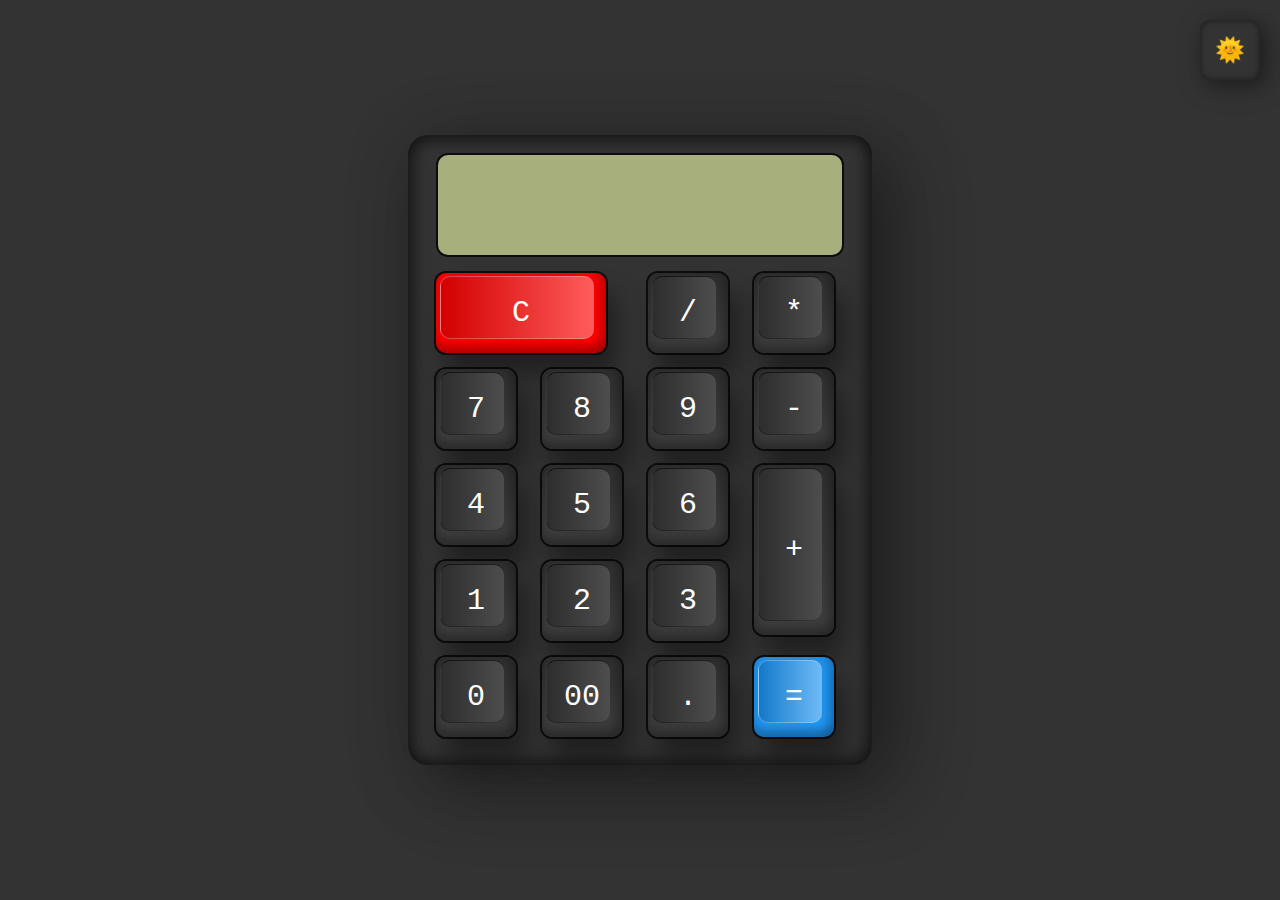
<file: portfolio/Proyectos/calculadora/index.html>
<!DOCTYPE html>
<html lang="en">
<head>
    <meta charset="UTF-8">
    <meta http-equiv="X-UA-Compatible" content="IE=edge">
    <meta name="viewport" content="width=device-width, initial-scale=1.0">
    <title>Calculadora</title>
    <link rel="stylesheet" href="css/calculadora.css">
</head>
<body>
    <div class="btn">
        <strong>&#x1F31E;</strong>
        <strong>&#x1F303;</strong>
    </div>
    <div class="container">
        <form class="calculadora" name="calc">
            <input type="text" class="value" readonly name="txt">
            <span class="num clear" onclick="calc.txt.value=''"><i>C</i></span>
            <span class="num" onclick="calc.txt.value+='/'"><i>/</i></span>
            <span class="num" onclick="calc.txt.value+='*'"><i>*</i></span>
            <span class="num" onclick="calc.txt.value+='7'"><i>7</i></span>
            <span class="num" onclick="calc.txt.value+='8'"><i>8</i></span>
            <span class="num" onclick="calc.txt.value+='9'"><i>9</i></span>
            <span class="num less" onclick="calc.txt.value+='-'"><i>-</i></span>
            <span class="num" onclick="calc.txt.value+='4'"><i>4</i></span>
            <span class="num" onclick="calc.txt.value+='5'"><i>5</i></span>
            <span class="num" onclick="calc.txt.value+='6'"><i>6</i></span>
            <span class="num plus" onclick="calc.txt.value+='+'"><i>+</i></span>
            <span class="num" onclick="calc.txt.value+='1'"><i>1</i></span>
            <span class="num" onclick="calc.txt.value+='2'"><i>2</i></span>
            <span class="num" onclick="calc.txt.value+='3'"><i>3</i></span>
            <span class="num" onclick="calc.txt.value+='0'"><i>0</i></span>
            <span class="num" onclick="calc.txt.value+='00'"><i>00</i></span>
            <span class="num" onclick="calc.txt.value+='.'"><i>.</i></span>

            <span class="num equal" onclick="document.calc.txt.value=eval(calc.txt.value)"><i>=</i></span>
        </form>
    </div>
    <script src="js/calculadora.js"></script>
</body>
</html>
</file>
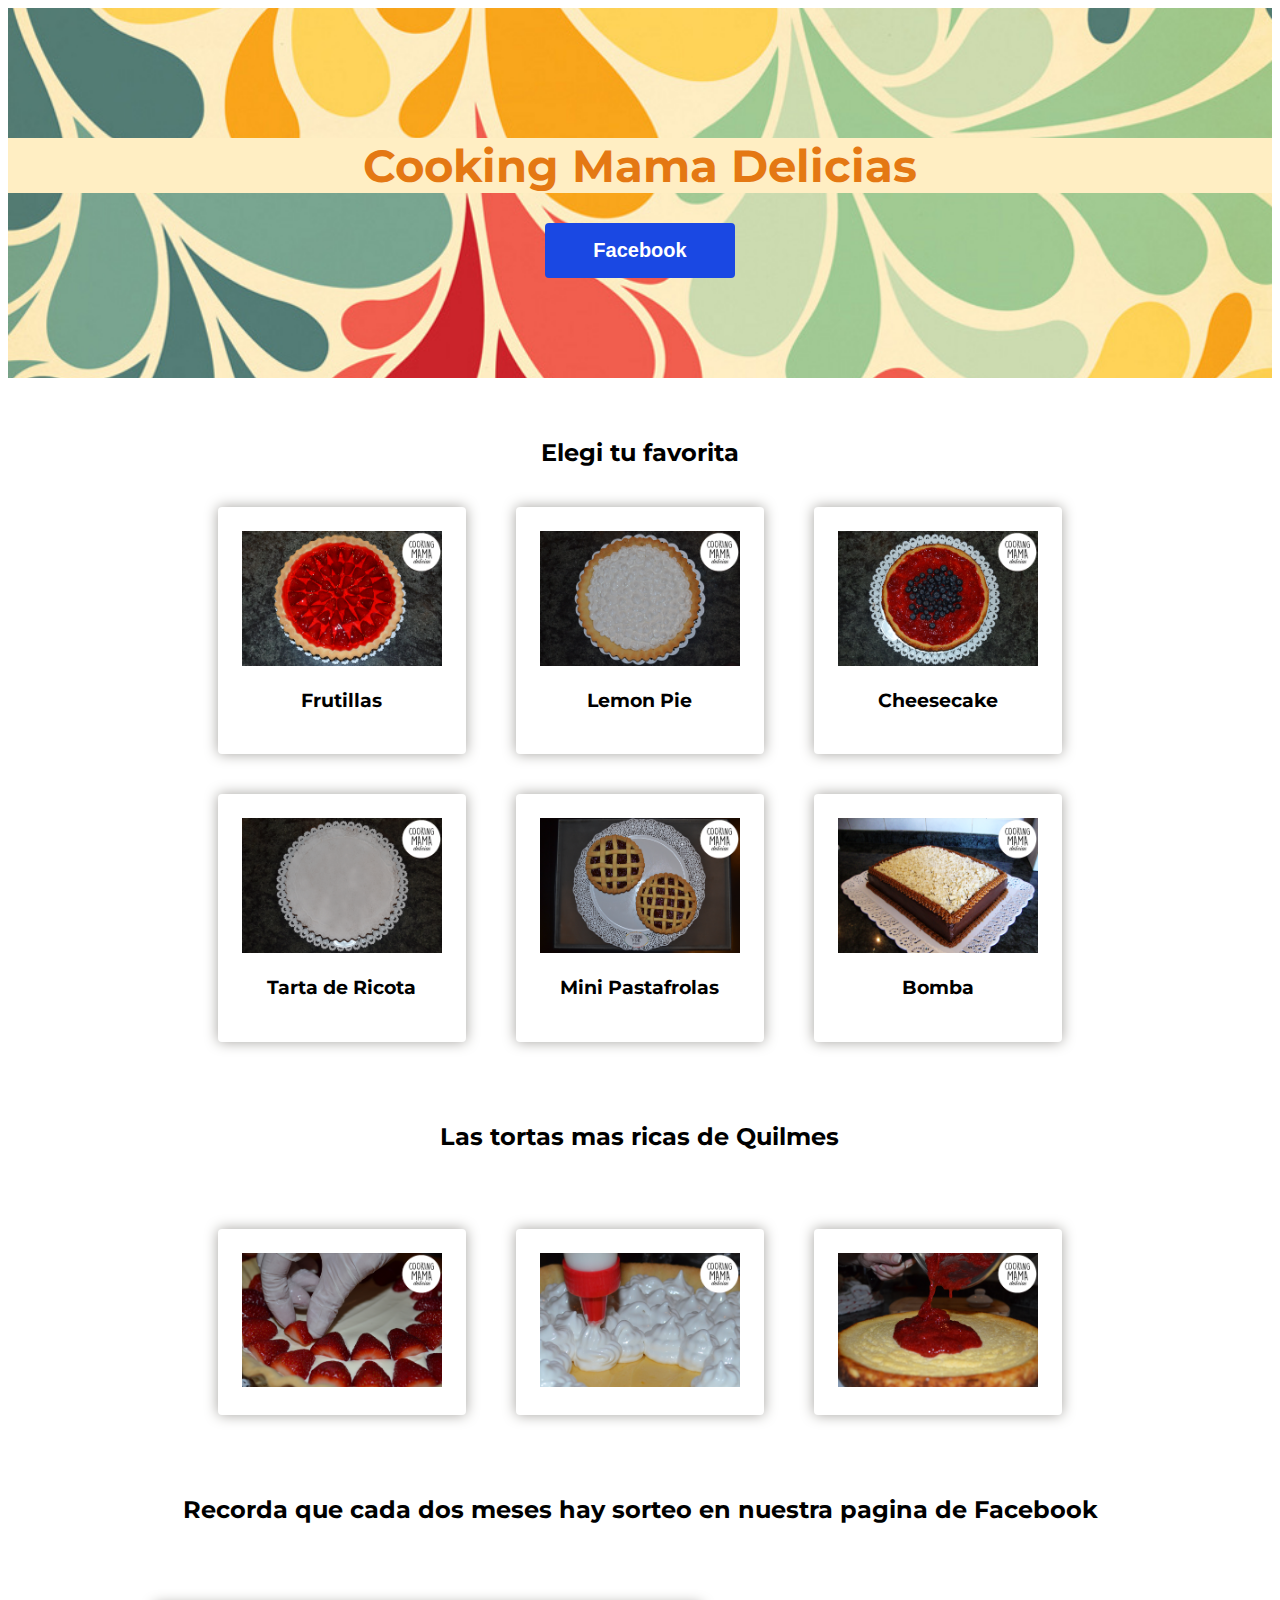
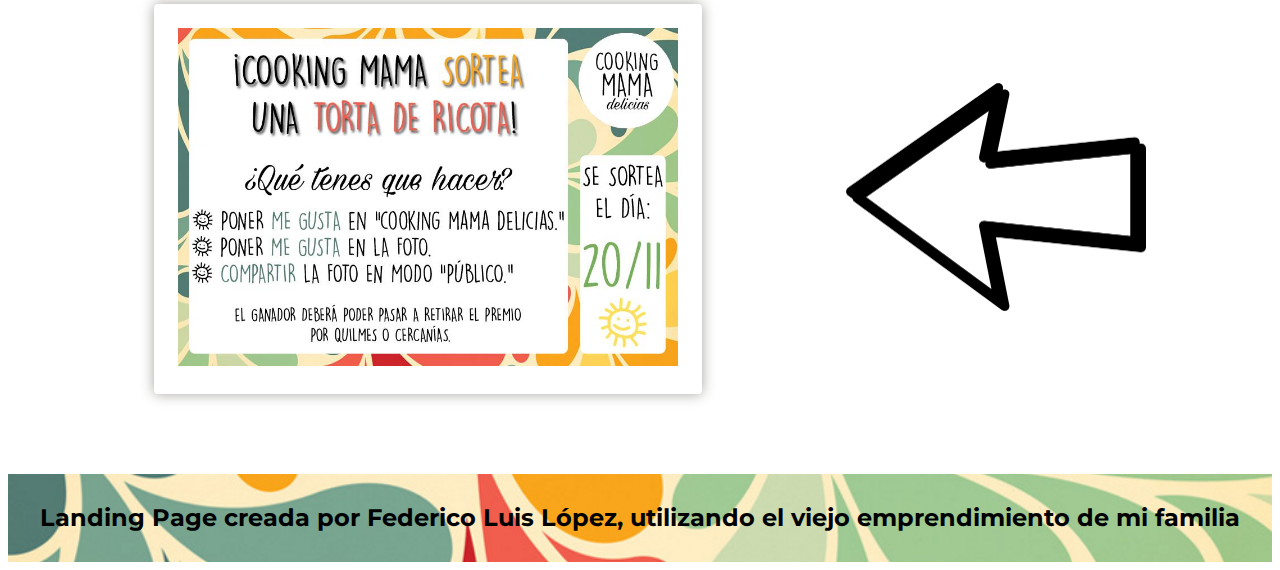
<file: portfolio/Proyectos/Landing Page/index.html>
<!DOCTYPE html>
<html lang="es">
<head>
    <meta charset="UTF-8">
    <meta name="viewport" content="width=device-width, initial-scale=1.0">
    <title>Landing Page - Cooking Mama Delicias</title>
    <link rel="stylesheet" href="style.css">
    <link rel="preconnect" href="https://fonts.gstatic.com">
    <link href="https://fonts.googleapis.com/css2?family=Montserrat:wght@500&display=swap" rel="stylesheet">
</head>
<body>
    <div>
        <div class="banner-wrap">
            <h1>Cooking Mama Delicias</h1>
                <a href="https://www.facebook.com/veronicadelicias" target="_blank">
                    <button id="btn-1"> Facebook</a></button>
        </div>
        <div class="cards-wrap">
            <h2>Elegi tu favorita</h2>
            <div class="pie-cards">
                <div class="pie">
                    <img src="Imagenes/frutilla.png" alt="Frutillas">
                    <h3>Frutillas</h3>
                </div>
                <div class="pie">
                    <img src="Imagenes/lemonpie.png" alt="LemonPie">
                    <h3>Lemon Pie</h3>
                </div>
                <div class="pie">
                    <img src="Imagenes/cheesecake.png" alt="Cheesecake">
                    <h3>Cheesecake</h3>
                </div>
                <div class="pie">
                    <img src="Imagenes/ricota.png" alt="Ricota">
                    <h3>Tarta de Ricota</h3>
                </div>
                <div class="pie">
                    <img src="Imagenes/mini-pastafrolas.png" alt="Mini-Pastafrolas">
                    <h3>Mini Pastafrolas</h3>
                </div>
                <div class="pie">
                    <img src="Imagenes/bomba.png" alt="Bomba">
                    <h3>Bomba</h3>
                </div>
            </div>
        </div>
        <div class="cards-wrap">
            <h2>Las tortas mas ricas de Quilmes</h2>
            <br>
            <br>
            <div class="pie-cards">
                <div class="pie">
                    <img src="Imagenes/frutillas2.png" alt="Frutillas">
                </div>
                <div class="pie">
                    <img src="Imagenes/lemonpie2.png" alt="Lemon-Pie">
                </div>
                <div class="pie">
                    <img src="Imagenes/cheesecake2.png" alt="Cheesecake">
                </div>
            </div>
        </div>
        <div class="sorteo-wrap">
            <h2>Recorda que cada dos meses hay sorteo en nuestra pagina de Facebook</h2>
            <div>
            <div class="sorteo-card">
                <div class="sorteo">
                    <img src="Imagenes/sorteo.jpg" alt="sorteo">
                </div>
                <div class="sorteo-2">
                    <img src="Imagenes/flecha.png" alt="flecha">
                </div>
            </div>
            </div>
        </div>
            <footer class="end">
                <div class="banner-end">
                    <h2>Landing Page creada por Federico Luis López, utilizando el viejo emprendimiento de mi familia</h2>
                </div>
            </footer>
        </div>
</body>
</html>
</file>
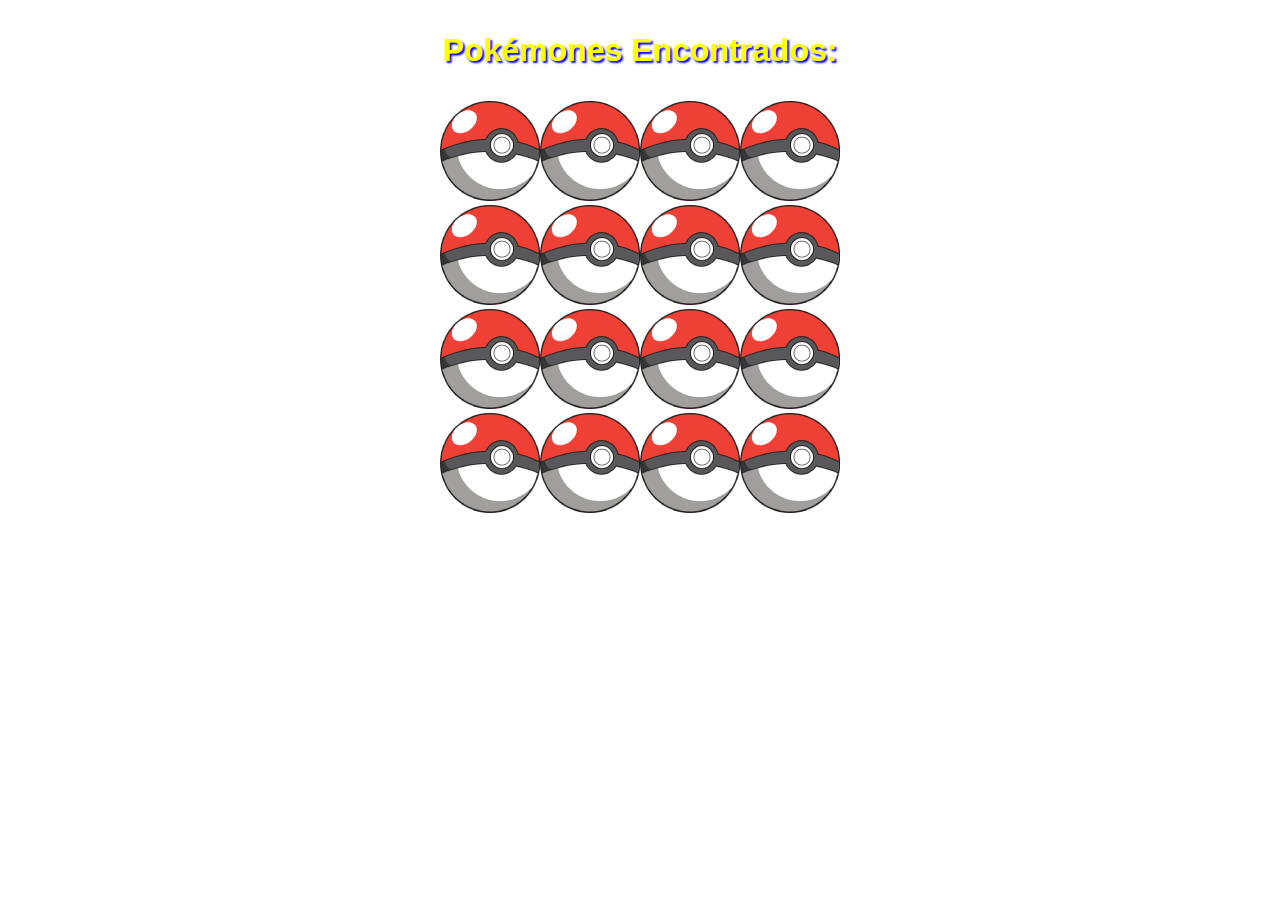
<file: portfolio/Proyectos/Memoria/index.html>
<!DOCTYPE html>
<html lang="en">
<head>
    <meta charset="UTF-8">
    <meta http-equiv="X-UA-Compatible" content="IE=edge">
    <meta name="viewport" content="width=device-width, initial-scale=1.0">
    <title>Memoria</title>
    <link rel="stylesheet" href="memory.css">
</head>
<body>

    <h3>Pokémones Encontrados: <span id="result"></span></h3>

    <div id="grid"></div>

    <script src="memory.js"></script>
</body>
</html>
</file>
<file: portfolio/Proyectos/calculadora/css/calculadora.css>
*
{
    margin: 0;
    padding: 0;
    box-sizing: border-box;
    font-family: consolas, "Courier New", monospace;
}

body{
    display: flex;
    justify-content: center;
    align-items: center;
    min-height: 100vh;
    background-color: #333;
}

body.light{
    background: #f8f8f8;
}

.container {
    position: relative;
    min-width: 300px;
    min-height: 400px;
    background: #333;
    padding: 20px 20px 20px;
    border-radius: 20px;
    box-shadow: 25px 25px 75px rgba(0, 0, 0, 0.25),
    10px 10px 70px rgba(0, 0, 0, 0.25),
    inset -5px -5px 15px rgba(0, 0, 0, 0.5),
    inset 5px 5px 15px rgba(0, 0, 0, 0.5);
}

body.light .container{
    background: #fafafa;
    box-shadow: 25px 25px 75px rgba(0, 0, 0, 0.15),
    10px 10px 70px rgba(0, 0, 0, 0.15),
    inset -5px -5px 15px rgba(0, 0, 0, 0.15),
    inset 5px 5px 15px rgba(0, 0, 0, 0.05);
}

.calculadora{
    position: relative;
    display: grid;
}

.calculadora .value {
    position: relative;
    grid-column: span 4;
    height: 100px;
    left: 10px;
    width: calc(100% - 20px);
    border: none;
    outline: none;
    background: #a7af7c;
    margin-bottom: 10px;
    border-radius: 10px;
    box-shadow: 0 0 0 2px rgba(0, 0, 0, 0.75);
    text-align: right;
    padding: 10px;
    font-size: 2em;
}

.calculadora span{
    position: relative;
    display: grid;
    place-items: center;
    width: 80px;
    height: 80px;
    margin: 8px;
    background: linear-gradient(180deg,#2f2f2f,#3f3f3f);
    box-shadow: inset -8px 0 8px rgba(0, 0, 0, 0.15),
    inset 0 -8px 8px rgba(0, 0, 0, 0.25),
    0 0 0 2px rgba(0, 0, 0, 0.75),
    10px 20px 25px rgba(0, 0, 0, 0.4);
    color: #fff;
    user-select: none;
    cursor: pointer;
    font-size: 20px;
    font-weight: 400;
    border-radius: 10px;
    
}

body.light .calculadora span{
    background: linear-gradient(180deg,#fafafa,#f4f4f4);
    box-shadow: inset -8px 0 8px rgba(0, 0, 0, 0.15),
    inset 0 -8px 8px rgba(0, 0, 0, 0.15),
    0 0 0 2px rgba(0, 0, 0, 0.1),
    10px 20px 25px rgba(0, 0, 0, 0.25);
}

.calculadora span::before{
    content: " ";
    position: absolute;
    top: 3px;
    left: 4px;
    bottom: 14px;
    right: 12px;
    background: linear-gradient(90deg,#2d2d2d,#4d4d4d);
    border-radius: 10px;
    box-shadow: -5px -5px 15px rgba(0, 0, 0, 0.1),
    1opx 5px 10px rgba(0, 0, 0, 0.15);
    border-bottom: 1px solid #0004;
    border-left: 1px solid #0004;
    border-top: 1px solid #0009;
}

body.light .calculadora span::before{
    background: linear-gradient(90deg,#e6e6e6,#efefef);
    border-radius: 10px;
    box-shadow: -10px -10px 10px rgba(255, 255, 255, 0.25),
    1opx 5px 10px rgba(0, 0, 0, 0.15);
    border-bottom: 1px solid #fff4;
    border-left: 1px solid #fff4;
    border-top: 1px solid #fff9;
}

.calculadora span:active{
    filter: brightness(1.5);
}

body.light .calculadora span:active{
    filter: brightness(0.9);
}

.calculadora span i{
    position: relative;
    font-style: normal;
    font-size: 1.5em;
    text-transform: uppercase;
}

body.light .calculadora span i{
    color: #333;
}

body.light .calculadora span.clear i,
body.light .calculadora span.equal i{
    color: #fff;
}

body.light .calculadora .clear,
.calculadora .clear
{
    grid-column: span 2;
    width: 170px;
    background: #f00;
}

body.light .calculadora .clear::before,
.calculadora .clear::before{
    background: linear-gradient(90deg,#d20000,#ffffff5c);
    border-bottom: 1px solid #fff4;
    border-left: 1px solid #fff4;
    border-top: 1px solid #fff4;
}

.calculadora .plus{
    grid-row: span 2;
    height: 170px;
}
body.light .calculadora .equal,
.calculadora .equal{
    background: #2196f3;
}
body.light .calculadora .equal::before,
.calculadora .equal::before{
    background: linear-gradient(90deg,#1479c9,#ffffff5c);
    border-bottom: 1px solid #fff4;
    border-left: 1px solid #fff4;
    border-top: 1px solid #fff4;
}

.btn{
    position: absolute;
    top: 20px;
    right: 20px;
    width: 60px;
    height: 60px;
    background: #333;
    font-size: 1.5em;
    box-shadow: 5px 5px 15px rgba(0, 0, 0, 0.25),
    5px 5px 30px rgba(0, 0, 0, 0.25),
    inset -2px -2px 5px rgba(0, 0, 0, 0.25),
    inset 2px 2px 5px rgba(0, 0, 0, 0.25);
    display: flex;
    justify-content: center;
    align-items: center;
    cursor: pointer;
    border-radius: 10px;
}

body.light .btn{
    background: #fafafa;
    box-shadow: 5px 5px 15px rgba(0, 0, 0, 0.1),
    5px 5px 30px rgba(0, 0, 0, 0.05),
    inset -2px -2px 5px rgba(0, 0, 0, 0.1),
    inset 2px 2px 5px rgba(0, 0, 0, 0.05);
}

.btn strong{
    display: none;
}

.btn strong:nth-child(1){
    display: block;
}

body.light .btn strong:nth-child(1){
    display: none;
}

body.light .btn strong:nth-child(2){
    display: block;
}
</file>
<file: portfolio/Proyectos/Landing Page/style.css>
body{
    font-family: 'Montserrat', sans-serif;
}

.banner-wrap{
    background-image: url(Imagenes/12196186_1158762227485375_647440431478761347_n.jpg);
    background-size: cover;
    background-position: center;
    padding: 100px 0;
    text-align: center;
}

a{
    color: white;
    text-decoration: none;
}

button{
    background-color: #1A48E3;
    color: white;
    padding: 16px 48px;
    border-radius: 4px;
    text-decoration: none;
    transition: .3s;
    font-size: 20px;
    font-weight: bold;
    border: none;
}

.banner-wrap h1{
    background-color: rgb(255, 238, 195);
    color: rgb(228, 120, 19);
    font-size: 45px;
    font-weight: bold;
}

.cards-wrap{
    width: 70%;
    margin: 60px auto;
}
.pie-cards{
    box-shadow: 0 0 16;
    display: flex;
    flex-direction: row;
    align-items: center;
    justify-content: space-between;
    flex-wrap: wrap;
}
.pie{
    box-shadow: 0px 0px 14px rgb(165, 163, 159);
    border-radius: 4px;
    padding: 24px;
    margin: 20px 20px;
    width: 200px;
}

.pie h3{
    text-align: center;
    
}

.pie img{
    width: 200px;
    align-items: center;
}

.sorteo-card{
    width: 80%;
    margin: 60px auto;
    display: flex;
    flex-direction: row;
    align-items: center;
    justify-content: space-between;
}

.sorteo{
    box-shadow: 0px 0px 14px rgb(165, 163, 159);
    border-radius: 4px;
    padding: 24px;
    margin: 20px 20px;
    width: 500px;
}
.sorteo img{
    width: 500px;
    align-items: center;
}

.sorteo-2 img{
    width: 300px;
    align-items: right;
}

h2{
    text-align: center;
}



.banner-end{
    background-image: url(Imagenes/12196186_1158762227485375_647440431478761347_n.jpg);
    background-size: cover;
    background-position: center;
    padding: 10px 0;
    text-align: center;
}
</file>
<file: portfolio/Proyectos/Memoria/memory.css>
#grid{
    width: 400px;
    flex-wrap: wrap;
}

h3{
    font-family: "Helvetica";
    text-align: center;
    font-size: 2em;
    color: yellow;
    text-shadow: 2px 2px 2px blue;
}

div{
    margin: 0 auto;
}
</file>
